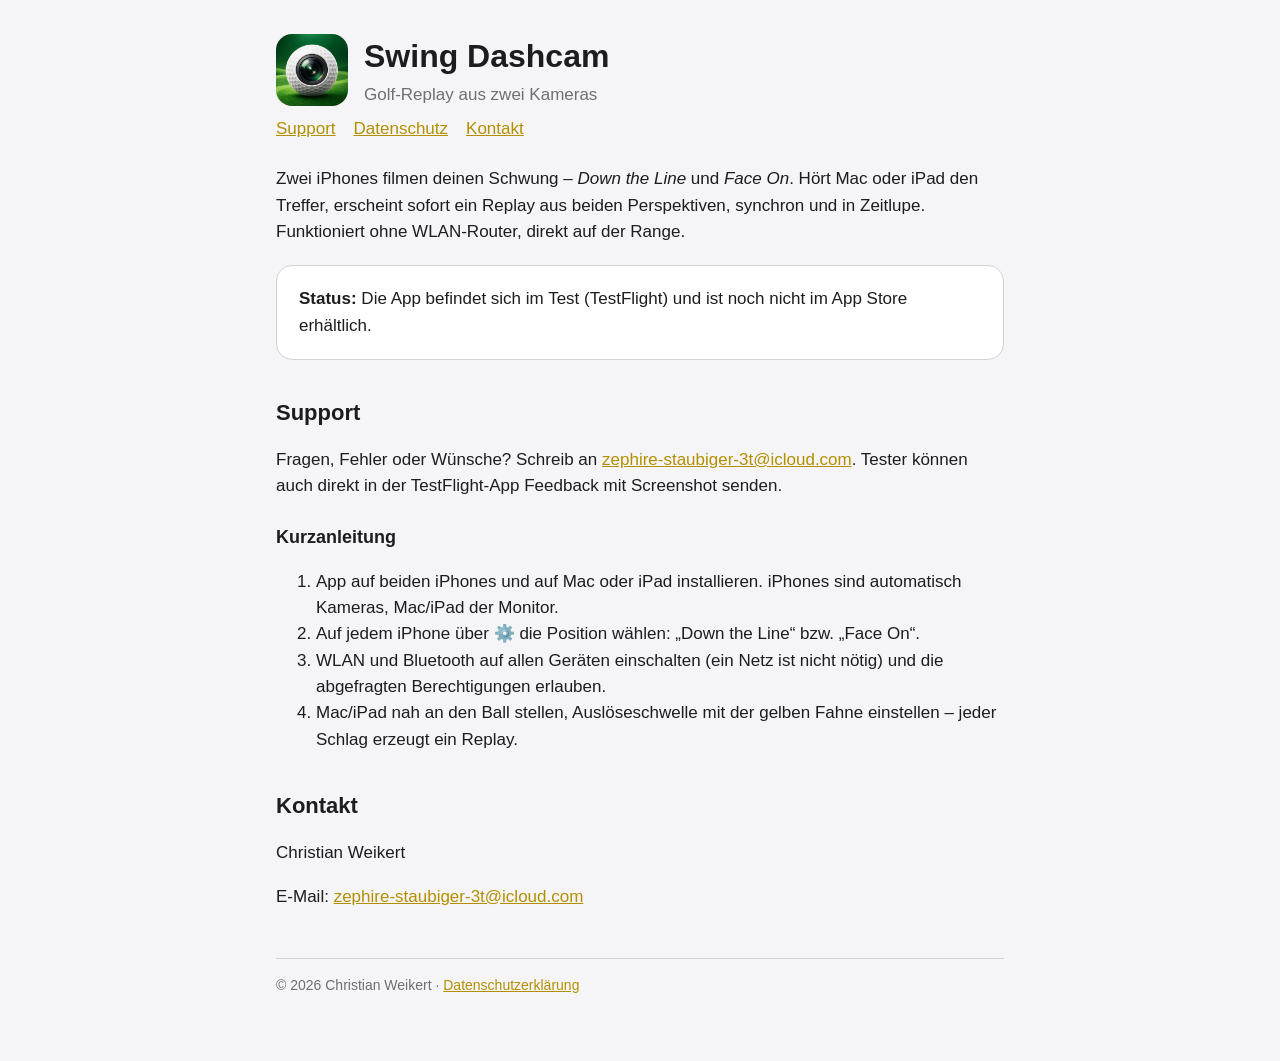
<file: index.html>
<!doctype html>
<html lang="de">
<head>
  <meta charset="utf-8">
  <meta name="viewport" content="width=device-width, initial-scale=1">
  <title>Swing Dashcam</title>
  <meta name="description" content="Swing Dashcam – Golfschläge sofort als Replay aus zwei Perspektiven.">
  <link rel="icon" href="icon.png">
  <link rel="stylesheet" href="style.css">
</head>
<body>
<main>
  <header>
    <img src="icon.png" alt="Swing Dashcam App-Symbol">
    <div>
      <h1>Swing Dashcam</h1>
      <div class="muted">Golf-Replay aus zwei Kameras</div>
    </div>
  </header>
  <nav>
    <a href="#support">Support</a>
    <a href="datenschutz.html">Datenschutz</a>
    <a href="#kontakt">Kontakt</a>
  </nav>

  <p>Zwei iPhones filmen deinen Schwung – <em>Down the Line</em> und <em>Face On</em>. Hört Mac oder iPad den Treffer, erscheint sofort ein Replay aus beiden Perspektiven, synchron und in Zeitlupe. Funktioniert ohne WLAN-Router, direkt auf der Range.</p>

  <div class="card">
    <strong>Status:</strong> Die App befindet sich im Test (TestFlight) und ist noch nicht im App Store erhältlich.
  </div>

  <h2 id="support">Support</h2>
  <p>Fragen, Fehler oder Wünsche? Schreib an
    <a href="mailto:zephire-staubiger-3t@icloud.com">zephire-staubiger-3t@icloud.com</a>.
    Tester können auch direkt in der TestFlight-App Feedback mit Screenshot senden.</p>

  <h3>Kurzanleitung</h3>
  <ol>
    <li>App auf beiden iPhones und auf Mac oder iPad installieren. iPhones sind automatisch Kameras, Mac/iPad der Monitor.</li>
    <li>Auf jedem iPhone über ⚙️ die Position wählen: „Down the Line“ bzw. „Face On“.</li>
    <li>WLAN und Bluetooth auf allen Geräten einschalten (ein Netz ist nicht nötig) und die abgefragten Berechtigungen erlauben.</li>
    <li>Mac/iPad nah an den Ball stellen, Auslöseschwelle mit der gelben Fahne einstellen – jeder Schlag erzeugt ein Replay.</li>
  </ol>

  <h2 id="kontakt">Kontakt</h2>
  <p>Christian Weikert</p>
  <p>E-Mail: <a href="mailto:zephire-staubiger-3t@icloud.com">zephire-staubiger-3t@icloud.com</a></p>

  <footer class="muted">
    © 2026 Christian Weikert · <a href="datenschutz.html">Datenschutzerklärung</a>
  </footer>
</main>
</body>
</html>
</file>
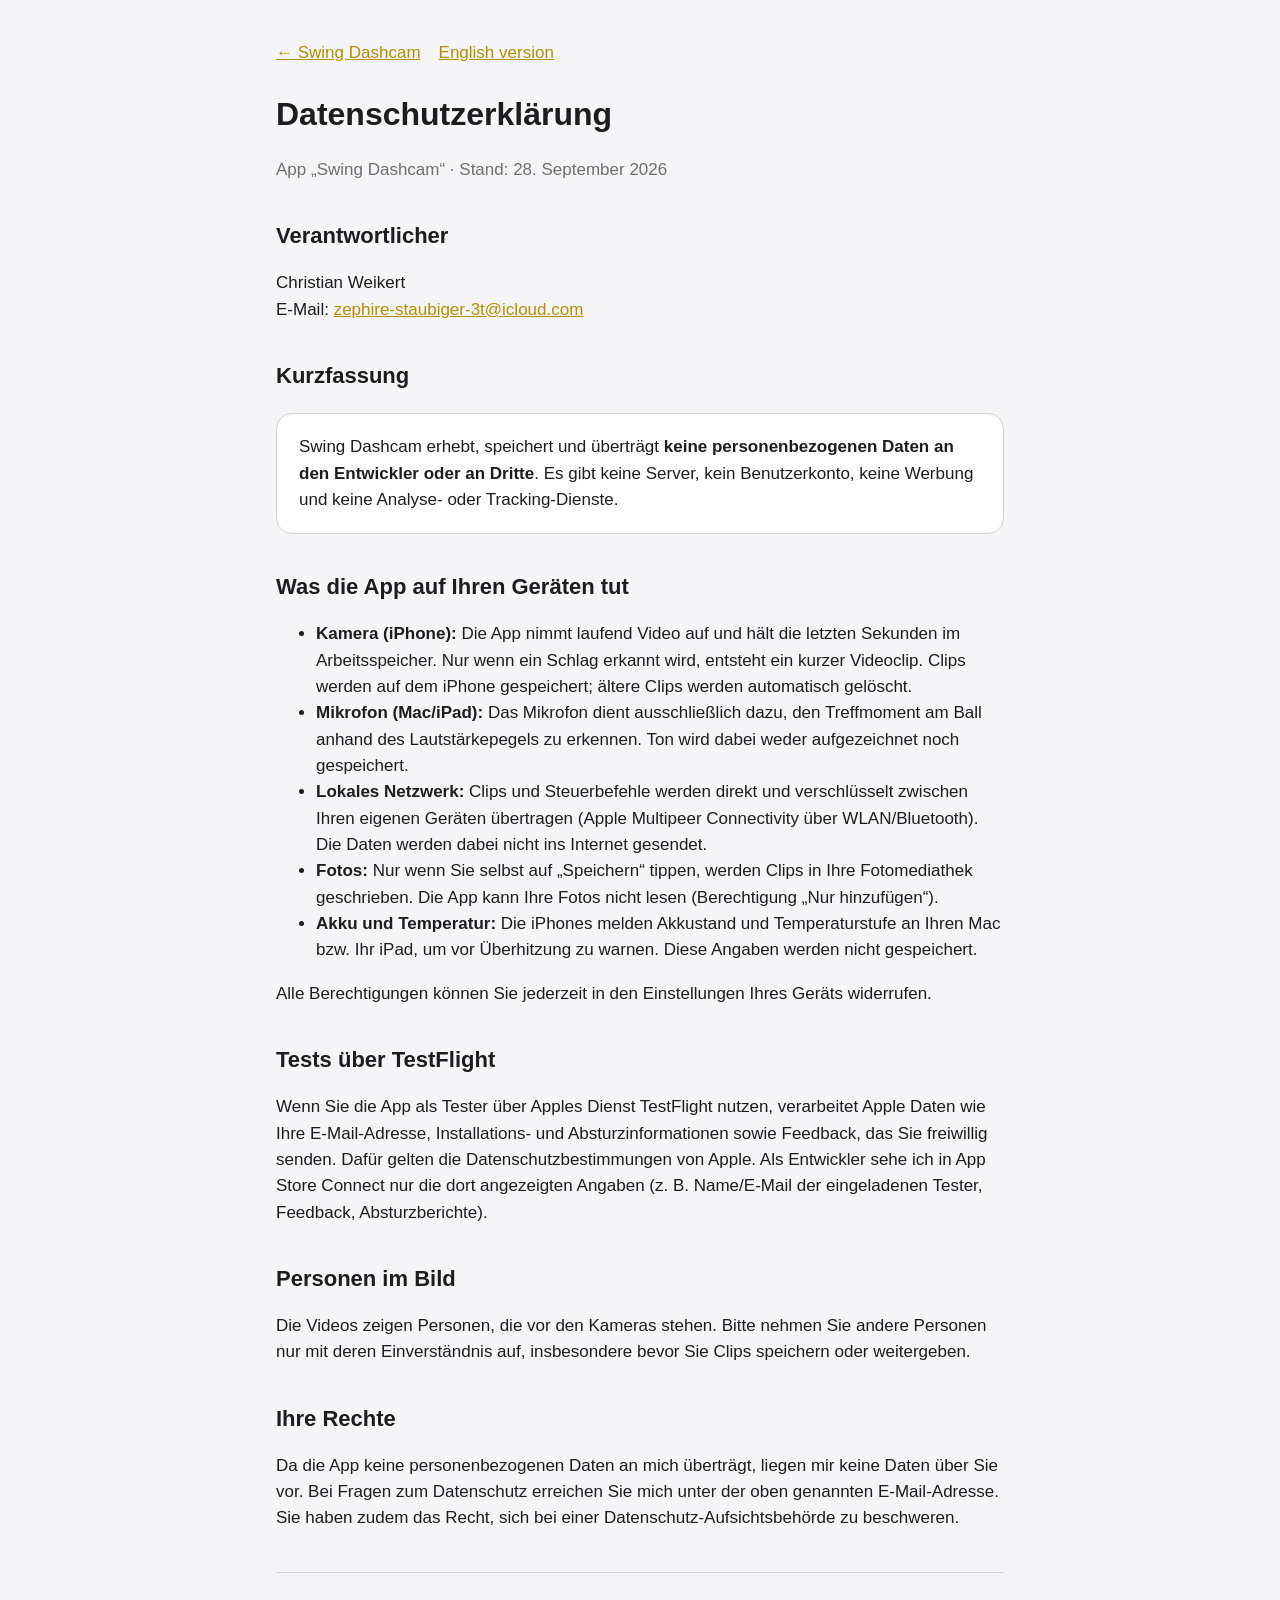
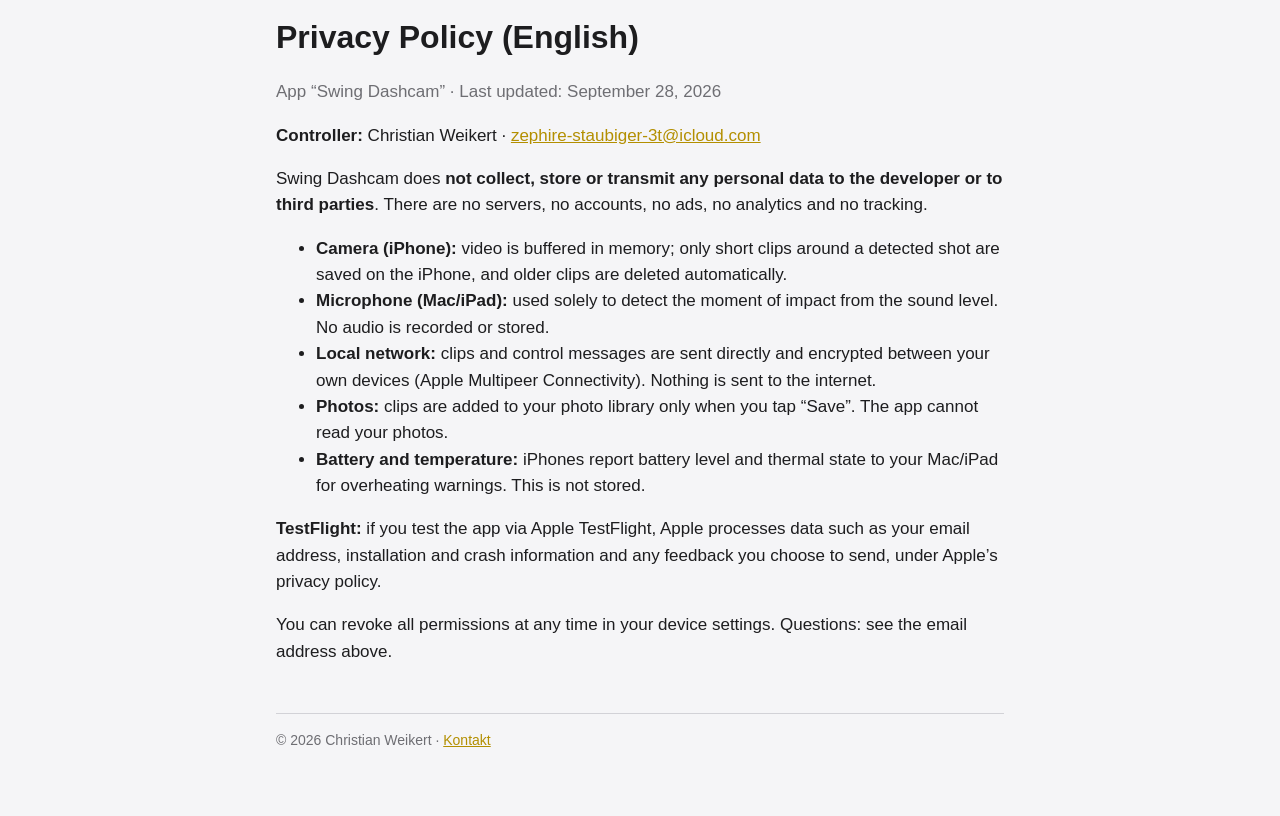
<file: datenschutz.html>
<!doctype html>
<html lang="de">
<head>
  <meta charset="utf-8">
  <meta name="viewport" content="width=device-width, initial-scale=1">
  <title>Datenschutz – Swing Dashcam</title>
  <meta name="description" content="Datenschutzerklärung der App Swing Dashcam.">
  <link rel="icon" href="icon.png">
  <link rel="stylesheet" href="style.css">
</head>
<body>
<main>
  <nav><a href="index.html">← Swing Dashcam</a> <a href="#english">English version</a></nav>

  <h1>Datenschutzerklärung</h1>
  <p class="muted">App „Swing Dashcam“ · Stand: 28. September 2026</p>

  <h2>Verantwortlicher</h2>
  <p>Christian Weikert<br>
     E-Mail: <a href="mailto:zephire-staubiger-3t@icloud.com">zephire-staubiger-3t@icloud.com</a></p>

  <h2>Kurzfassung</h2>
  <div class="card">
    Swing Dashcam erhebt, speichert und überträgt <strong>keine personenbezogenen Daten an den Entwickler oder an Dritte</strong>. Es gibt keine Server, kein Benutzerkonto, keine Werbung und keine Analyse- oder Tracking-Dienste.
  </div>

  <h2>Was die App auf Ihren Geräten tut</h2>
  <ul>
    <li><strong>Kamera (iPhone):</strong> Die App nimmt laufend Video auf und hält die letzten Sekunden im Arbeitsspeicher. Nur wenn ein Schlag erkannt wird, entsteht ein kurzer Videoclip. Clips werden auf dem iPhone gespeichert; ältere Clips werden automatisch gelöscht.</li>
    <li><strong>Mikrofon (Mac/iPad):</strong> Das Mikrofon dient ausschließlich dazu, den Treffmoment am Ball anhand des Lautstärkepegels zu erkennen. Ton wird dabei weder aufgezeichnet noch gespeichert.</li>
    <li><strong>Lokales Netzwerk:</strong> Clips und Steuerbefehle werden direkt und verschlüsselt zwischen Ihren eigenen Geräten übertragen (Apple Multipeer Connectivity über WLAN/Bluetooth). Die Daten werden dabei nicht ins Internet gesendet.</li>
    <li><strong>Fotos:</strong> Nur wenn Sie selbst auf „Speichern“ tippen, werden Clips in Ihre Fotomediathek geschrieben. Die App kann Ihre Fotos nicht lesen (Berechtigung „Nur hinzufügen“).</li>
    <li><strong>Akku und Temperatur:</strong> Die iPhones melden Akkustand und Temperaturstufe an Ihren Mac bzw. Ihr iPad, um vor Überhitzung zu warnen. Diese Angaben werden nicht gespeichert.</li>
  </ul>
  <p>Alle Berechtigungen können Sie jederzeit in den Einstellungen Ihres Geräts widerrufen.</p>

  <h2>Tests über TestFlight</h2>
  <p>Wenn Sie die App als Tester über Apples Dienst TestFlight nutzen, verarbeitet Apple Daten wie Ihre E-Mail-Adresse, Installations- und Absturzinformationen sowie Feedback, das Sie freiwillig senden. Dafür gelten die Datenschutzbestimmungen von Apple. Als Entwickler sehe ich in App Store Connect nur die dort angezeigten Angaben (z. B. Name/E-Mail der eingeladenen Tester, Feedback, Absturzberichte).</p>

  <h2>Personen im Bild</h2>
  <p>Die Videos zeigen Personen, die vor den Kameras stehen. Bitte nehmen Sie andere Personen nur mit deren Einverständnis auf, insbesondere bevor Sie Clips speichern oder weitergeben.</p>

  <h2>Ihre Rechte</h2>
  <p>Da die App keine personenbezogenen Daten an mich überträgt, liegen mir keine Daten über Sie vor. Bei Fragen zum Datenschutz erreichen Sie mich unter der oben genannten E-Mail-Adresse. Sie haben zudem das Recht, sich bei einer Datenschutz-Aufsichtsbehörde zu beschweren.</p>

  <hr>

  <h1 id="english">Privacy Policy (English)</h1>
  <p class="muted">App “Swing Dashcam” · Last updated: September 28, 2026</p>
  <p><strong>Controller:</strong> Christian Weikert ·
     <a href="mailto:zephire-staubiger-3t@icloud.com">zephire-staubiger-3t@icloud.com</a></p>
  <p>Swing Dashcam does <strong>not collect, store or transmit any personal data to the developer or to third parties</strong>. There are no servers, no accounts, no ads, no analytics and no tracking.</p>
  <ul>
    <li><strong>Camera (iPhone):</strong> video is buffered in memory; only short clips around a detected shot are saved on the iPhone, and older clips are deleted automatically.</li>
    <li><strong>Microphone (Mac/iPad):</strong> used solely to detect the moment of impact from the sound level. No audio is recorded or stored.</li>
    <li><strong>Local network:</strong> clips and control messages are sent directly and encrypted between your own devices (Apple Multipeer Connectivity). Nothing is sent to the internet.</li>
    <li><strong>Photos:</strong> clips are added to your photo library only when you tap “Save”. The app cannot read your photos.</li>
    <li><strong>Battery and temperature:</strong> iPhones report battery level and thermal state to your Mac/iPad for overheating warnings. This is not stored.</li>
  </ul>
  <p><strong>TestFlight:</strong> if you test the app via Apple TestFlight, Apple processes data such as your email address, installation and crash information and any feedback you choose to send, under Apple’s privacy policy.</p>
  <p>You can revoke all permissions at any time in your device settings. Questions: see the email address above.</p>

  <footer class="muted">© 2026 Christian Weikert · <a href="index.html#kontakt">Kontakt</a></footer>
</main>
</body>
</html>
</file>
<file: style.css>
:root {
  --bg: #0b0b0c;
  --card: #1c1c1e;
  --text: #f2f2f2;
  --muted: #a1a1a6;
  --accent: #ffd60a;
  --line: #2c2c2e;
}
:root[data-theme="light"] {
  --bg: #f5f5f7;
  --card: #ffffff;
  --text: #1d1d1f;
  --muted: #6e6e73;
  --accent: #b38f00;
  --line: #d2d2d7;
}
@media (prefers-color-scheme: light) {
  :root:not([data-theme="dark"]) {
    --bg: #f5f5f7;
    --card: #ffffff;
    --text: #1d1d1f;
    --muted: #6e6e73;
    --accent: #b38f00;
    --line: #d2d2d7;
  }
}
* { box-sizing: border-box; }
body {
  margin: 0;
  background: var(--bg);
  color: var(--text);
  font: 17px/1.55 -apple-system, BlinkMacSystemFont, "SF Pro Text", "Helvetica Neue", Arial, sans-serif;
}
main { max-width: 760px; margin: 0 auto; padding: 32px 16px 64px; }
header { display: flex; align-items: center; gap: 16px; margin-bottom: 8px; }
header img { width: 72px; height: 72px; border-radius: 16px; }
h1 { font-size: 32px; margin: 0; }
h2 { font-size: 22px; margin: 36px 0 8px; }
h3 { font-size: 18px; margin: 24px 0 6px; }
p, li { color: var(--text); }
.muted { color: var(--muted); }
a { color: var(--accent); }
.card { background: var(--card); border: 1px solid var(--line); border-radius: 16px; padding: 20px 22px; margin: 20px 0; }
nav { margin: 8px 0 24px; display: flex; gap: 18px; flex-wrap: wrap; }
footer { margin-top: 48px; border-top: 1px solid var(--line); padding-top: 16px; font-size: 14px; }
hr { border: 0; border-top: 1px solid var(--line); margin: 40px 0; }
</file>
